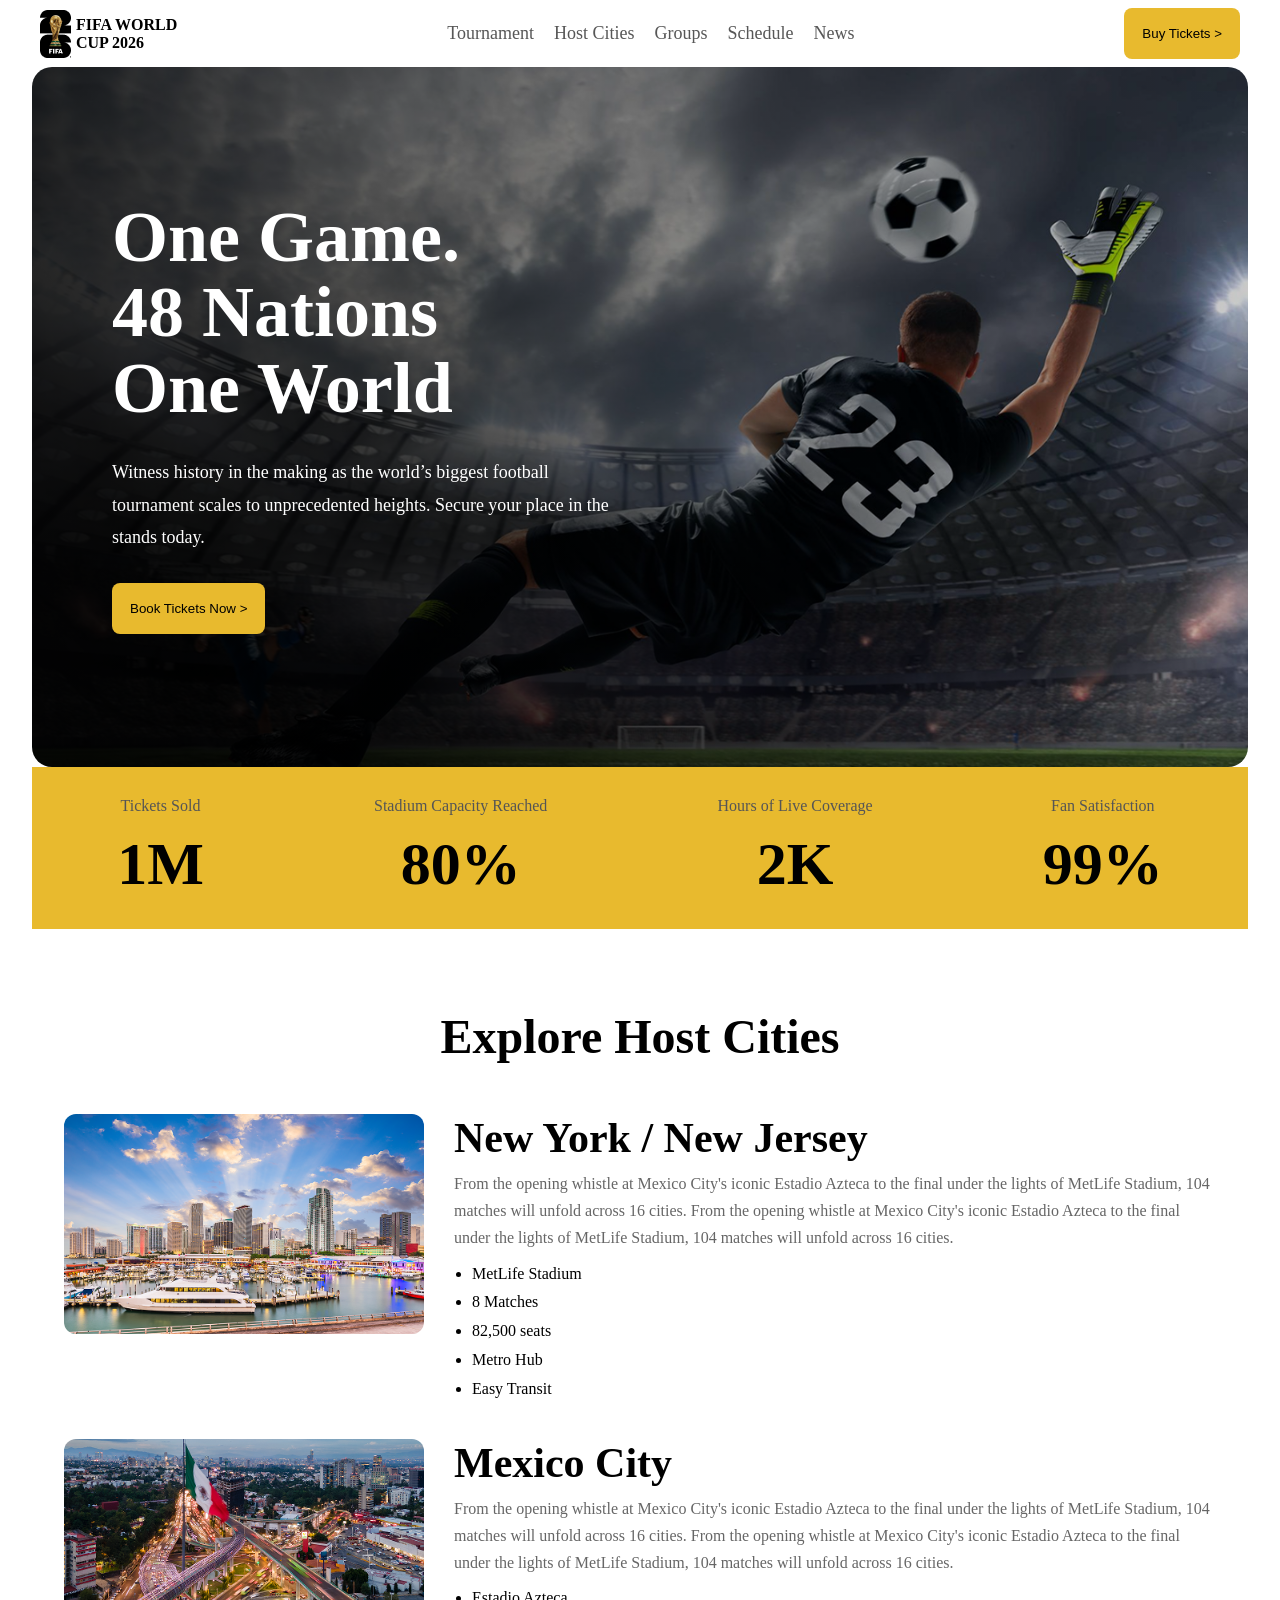
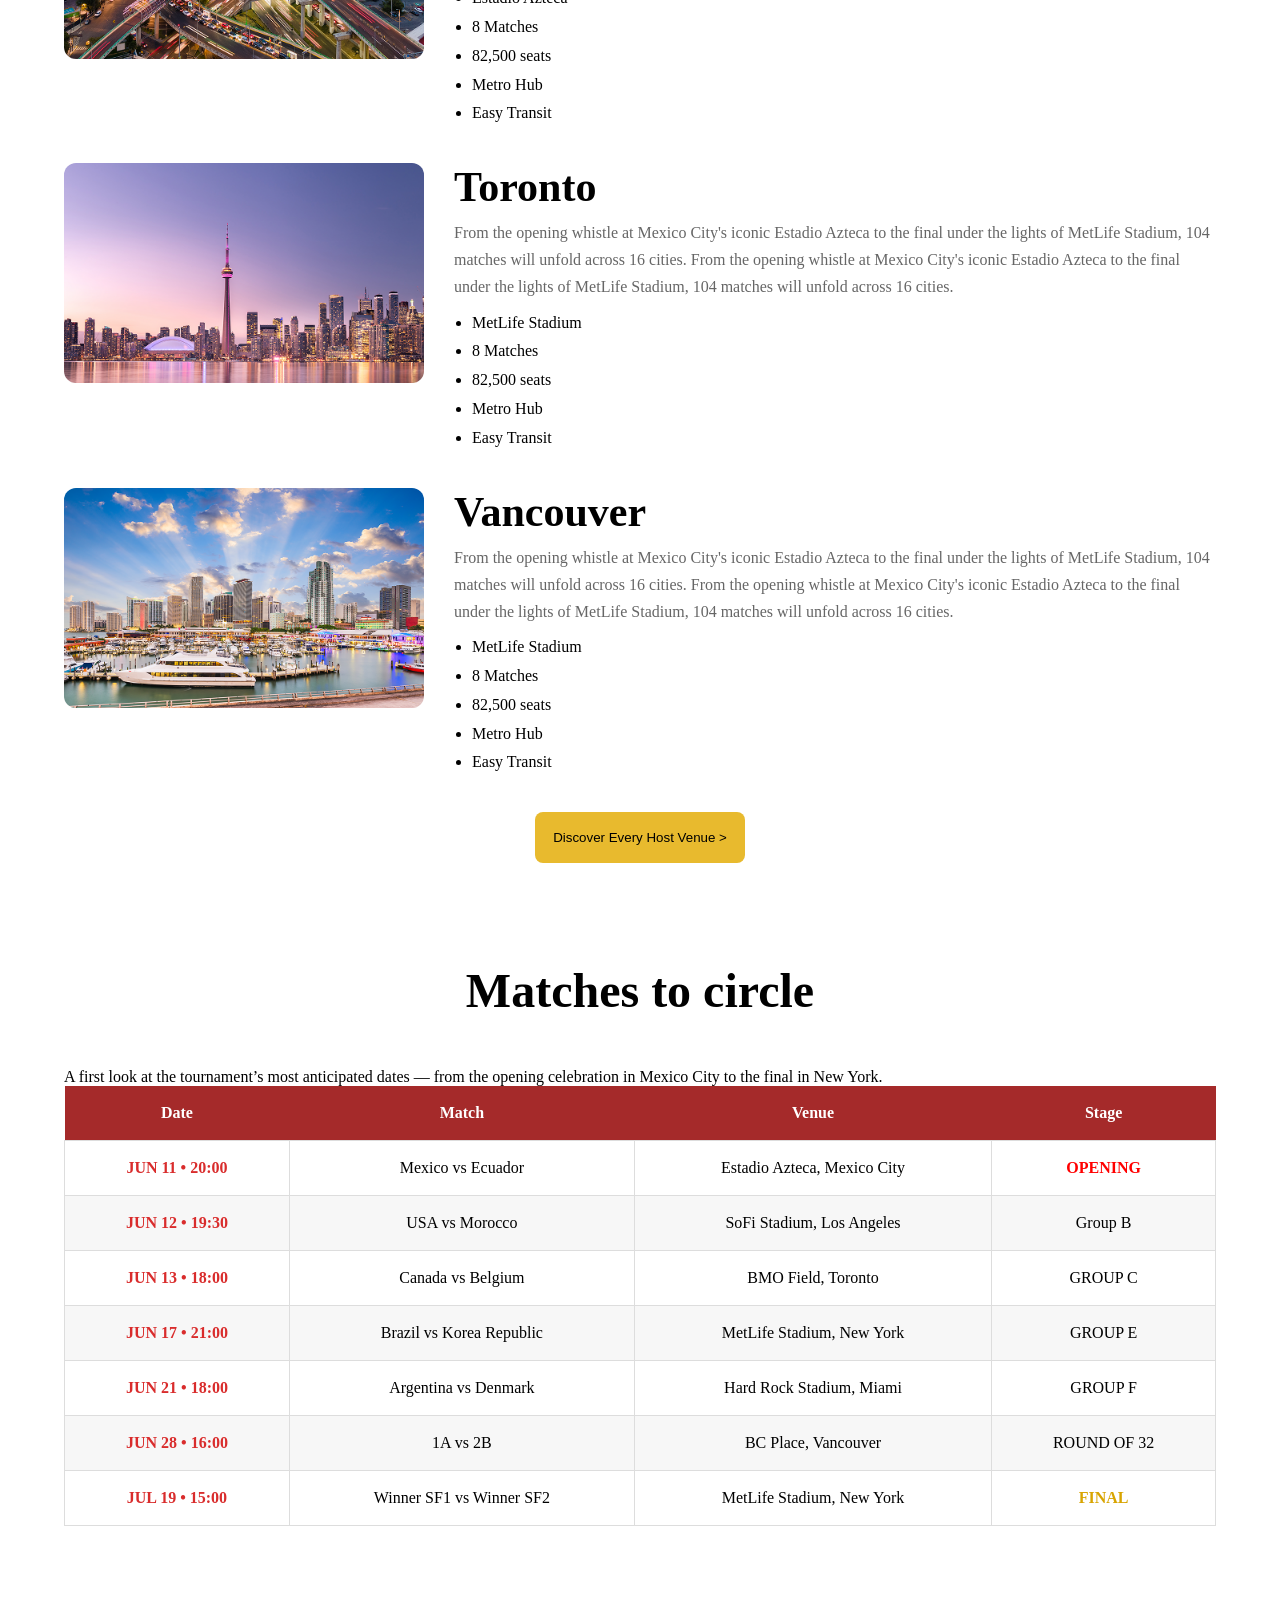
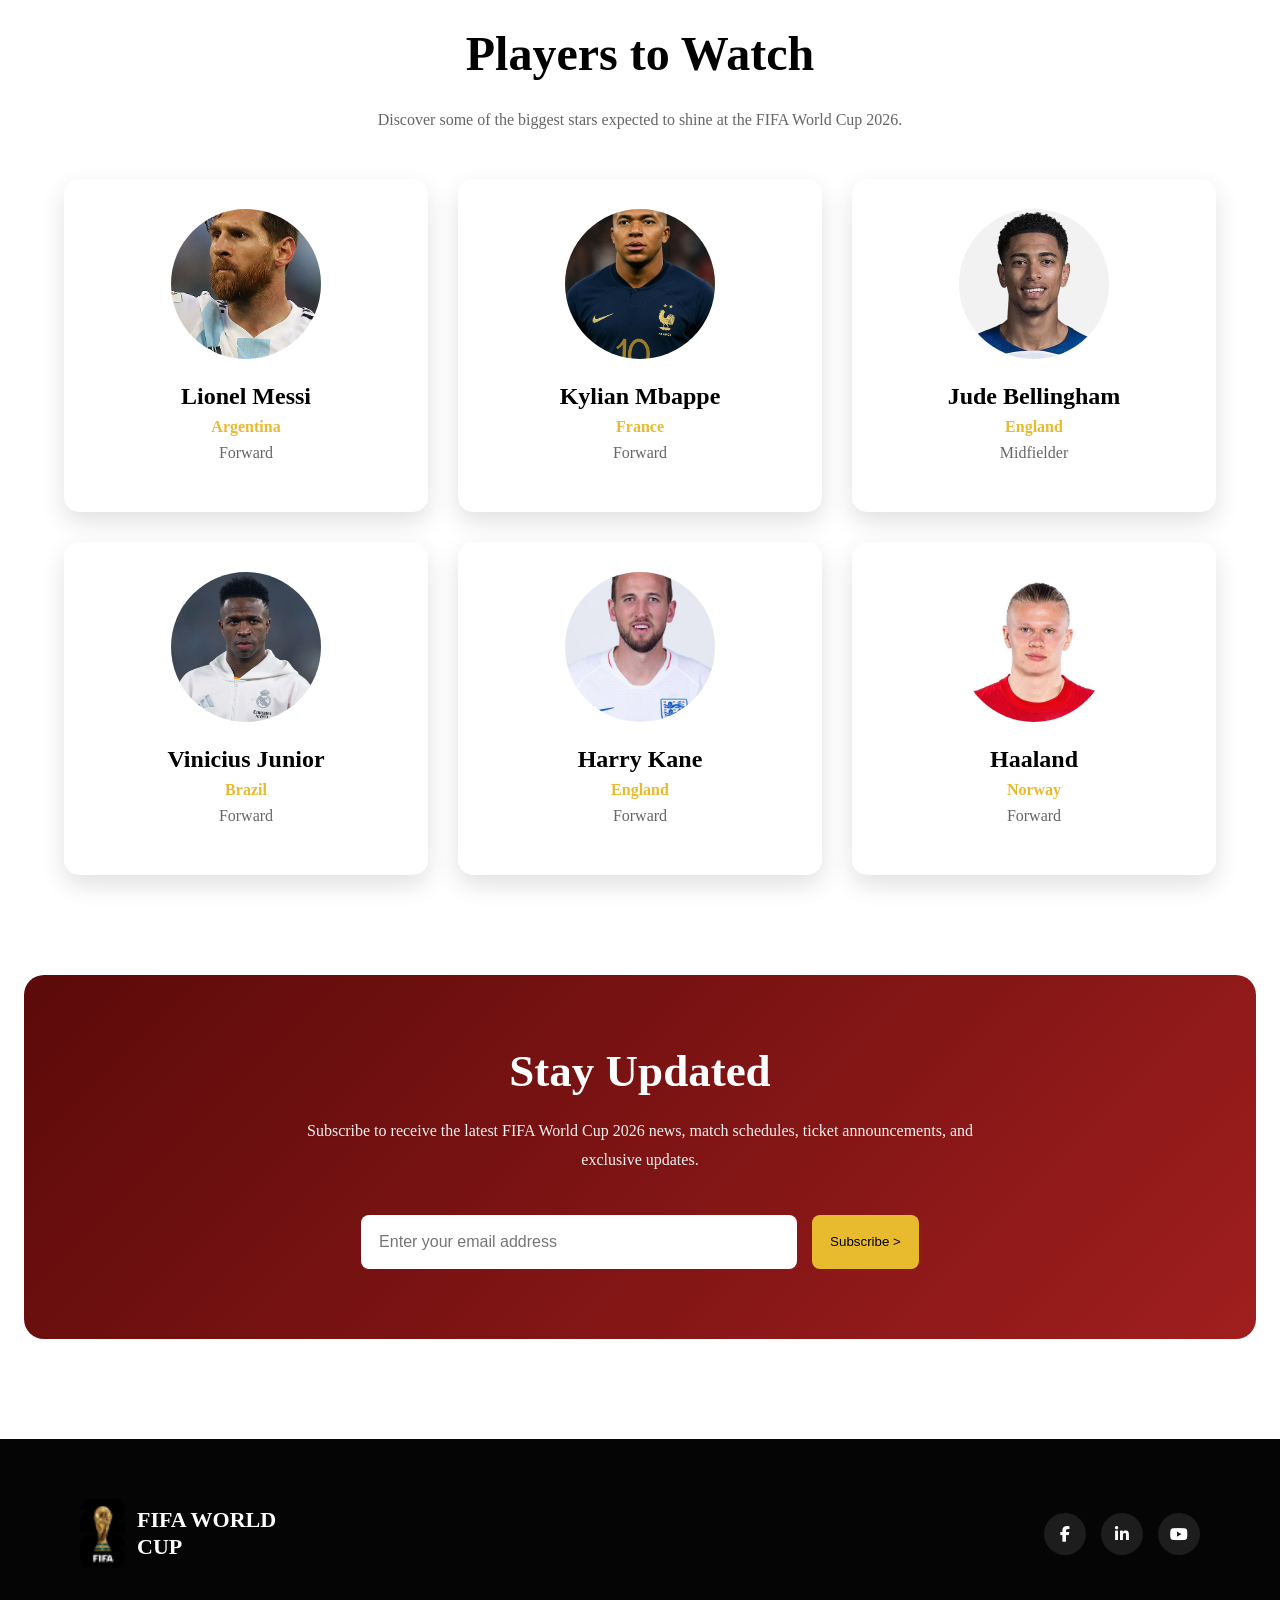
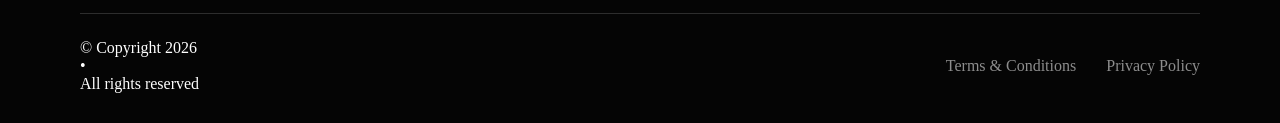
<file: WC-Ticket-Site/index.html>
<!DOCTYPE html>
<html lang="en">

<head>
    <meta charset="UTF-8">
    <meta name="viewport" content="width=device-width, initial-scale=1.0">
    <title>FIFA</title>
    <link rel="stylesheet" href="./style.css">
    <link rel="stylesheet" href="https://cdnjs.cloudflare.com/ajax/libs/font-awesome/6.7.2/css/all.min.css">
</head>

<body>
    <!-- Header Section Start -->
    <header>
        <div class="container">

            <!-- Navigation Bar Start -->
            <nav class="navbar">
                <div class="nav-left">
                    <img src="./images/navImg.png" alt="Loading...">
                    <h4>FIFA WORLD <br> CUP 2026</h4>
                </div>
                <div class="nav-middle">
                    <ul class="nav-items">
                        <li><a href="">Tournament</a></li>
                        <li><a href="">Host Cities</a></li>
                        <li><a href="">Groups</a></li>
                        <li><a href="">Schedule</a></li>
                        <li><a href="">News</a></li>
                    </ul>
                </div>
                <div class="nav-right">
                    <button class="common-btn">Buy Tickets > </button>
                </div>
            </nav>
            <!-- Navigation Bar End -->


            <!-- Hero Section Start -->
            <section class="hero">
                <div class="hero-content">
                    <h1>One Game. <br>
                        48 Nations <br>
                        One World</h1>
                    <p>
                        Witness history in the making as the world’s biggest football tournament scales to unprecedented
                        heights. Secure your place in the stands today.
                    </p>

                    <button class="common-btn">Book Tickets Now ></button>
                </div>
            </section>

            <!-- Statistics -->
            <section class="stats">
                <div class="stat-box">
                    <p>Tickets Sold</p>
                    <h2>1M</h2>
                </div>
                <div class="stat-box">
                    <p>Stadium Capacity Reached</p>
                    <h2>80%</h2>
                </div>
                <div class="stat-box">
                    <p>Hours of Live Coverage</p>
                    <h2>2K</h2>
                </div>
                <div class="stat-box">
                    <p>Fan Satisfaction</p>
                    <h2>99%</h2>
                </div>
            </section>
            <!-- Hero Section End -->
        </div>
    </header>
    <!-- Header Section End -->

    <!-- Main Section Start -->
    <main>
        <!-- Host Cities Start -->
        <section class="host-cities">
            <h2 class="section-title">Explore Host Cities</h2>
            <div class="city-card">
                <img src="./images/usa.png" alt="New York">
                <div class="city-info">
                    <h3>New York / New Jersey</h3>
                    <p>
                        From the opening whistle at Mexico City's iconic Estadio Azteca to the final under the lights of
                        MetLife Stadium, 104 matches will unfold across 16 cities. From the opening whistle at Mexico
                        City's iconic Estadio Azteca to the final under the lights of MetLife Stadium, 104 matches will
                        unfold across 16 cities.
                    </p>
                    <ul>
                        <li>MetLife Stadium</li>
                        <li>8 Matches</li>
                        <li>82,500 seats</li>
                        <li>Metro Hub</li>
                        <li>Easy Transit</li>
                    </ul>
                </div>
            </div>
            <div class="city-card">
                <img src="./images/mexico.png" alt="Mexico City">
                <div class="city-info">
                    <h3>Mexico City</h3>
                    <p>
                        From the opening whistle at Mexico City's iconic Estadio Azteca to the final under the lights of
                        MetLife Stadium, 104 matches will unfold across 16 cities. From the opening whistle at Mexico
                        City's iconic Estadio Azteca to the final under the lights of MetLife Stadium, 104 matches will
                        unfold across 16 cities.
                    </p>
                    <ul>
                        <li>Estadio Azteca</li>
                        <li>8 Matches</li>
                        <li>82,500 seats</li>
                        <li>Metro Hub</li>
                        <li>Easy Transit</li>
                    </ul>
                </div>
            </div>
            <div class="city-card">
                <img src="./images/torronto.png" alt="Toronto">
                <div class="city-info">
                    <h3>Toronto</h3>
                    <p>
                        From the opening whistle at Mexico City's iconic Estadio Azteca to the final under the lights of
                        MetLife Stadium, 104 matches will unfold across 16 cities. From the opening whistle at Mexico
                        City's iconic Estadio Azteca to the final under the lights of MetLife Stadium, 104 matches will
                        unfold across 16 cities.
                    </p>
                    <ul>
                        <li>MetLife Stadium</li>
                        <li>8 Matches</li>
                        <li>82,500 seats</li>
                        <li>Metro Hub</li>
                        <li>Easy Transit</li>
                    </ul>
                </div>
            </div>
            <div class="city-card">
                <img src="./images/vancouver.png" alt="Vancouver">
                <div class="city-info">
                    <h3>Vancouver</h3>
                    <p>
                        From the opening whistle at Mexico City's iconic Estadio Azteca to the final under the lights of
                        MetLife Stadium, 104 matches will unfold across 16 cities. From the opening whistle at Mexico
                        City's iconic Estadio Azteca to the final under the lights of MetLife Stadium, 104 matches will
                        unfold across 16 cities.
                    </p>
                    <ul>
                        <li>MetLife Stadium</li>
                        <li>8 Matches</li>
                        <li>82,500 seats</li>
                        <li>Metro Hub</li>
                        <li>Easy Transit</li>
                    </ul>
                </div>
            </div>
            <div class="host-btn">
                <button class="common-btn">Discover Every Host Venue > </button>
            </div>
        </section>
        <!-- Host Cities End -->

        <!-- Match Schedule Table Start -->
        <section class="schedule">
            <h3 class="section-title">Matches to circle</h3>
            <p>A first look at the tournament’s most anticipated dates — from the opening celebration in Mexico City to
                the final in New York.</p>
            <table class="schedule-table">
                <thead>
                    <tr>
                        <th>Date</th>
                        <th>Match</th>
                        <th>Venue</th>
                        <th>Stage</th>
                    </tr>
                </thead>
                <tbody>
                    <tr>
                        <td>JUN 11 • 20:00</td>
                        <td>Mexico vs Ecuador</td>
                        <td>Estadio Azteca, Mexico City</td>
                        <td class="opening">OPENING</td>
                    </tr>
                    <tr>
                        <td>JUN 12 • 19:30</td>
                        <td>USA vs Morocco</td>
                        <td>SoFi Stadium, Los Angeles</td>
                        <td>Group B</td>
                    </tr>
                    <tr>
                        <td>JUN 13 • 18:00</td>
                        <td>Canada vs Belgium</td>
                        <td>BMO Field, Toronto</td>
                        <td>GROUP C</td>
                    </tr>
                    <tr>
                        <td>JUN 17 • 21:00</td>
                        <td>Brazil vs Korea Republic</td>
                        <td>MetLife Stadium, New York</td>
                        <td>GROUP E</td>
                    </tr>

                    <tr>
                        <td>JUN 21 • 18:00</td>
                        <td>Argentina vs Denmark</td>
                        <td>Hard Rock Stadium, Miami</td>
                        <td>GROUP F</td>
                    </tr>
                    <tr>
                        <td>JUN 28 • 16:00</td>
                        <td>1A vs 2B</td>
                        <td>BC Place, Vancouver</td>
                        <td>ROUND OF 32</td>
                    </tr>

                    <tr>
                        <td>JUL 19 • 15:00</td>
                        <td>Winner SF1 vs Winner SF2</td>
                        <td>MetLife Stadium, New York</td>
                        <td class="final">FINAL</td>
                    </tr>
                </tbody>
            </table>
        </section>
        <!-- Match Schedule Table End -->


        <!-- Players Start -->
        <section class="players">
            <h2 class="section-title">Players to Watch</h2>
            <p class="section-description">
                Discover some of the biggest stars expected to shine at the FIFA World Cup 2026.
            </p>

            <div class="player-container">
                <div class="player-card">
                    <img src="./images/Messi.jpg" alt="Lionel Messi">
                    <h3>Lionel Messi</h3>
                    <h4>Argentina</h4>
                    <p>Forward</p>
                </div>
                <div class="player-card">
                    <img src="./images/Mbappe.jpg" alt="Kylian Mbappe">
                    <h3>Kylian Mbappe</h3>
                    <h4>France</h4>
                    <p>Forward</p>
                </div>
                <div class="player-card">
                    <img src="./images/Bellingham.jpg" alt="Jude Bellingham">
                    <h3>Jude Bellingham</h3>
                    <h4>England</h4>
                    <p>Midfielder</p>
                </div>
                <div class="player-card">
                    <img src="./images/vini.webp" alt="Vinicious Jr.">
                    <h3>Vinicius Junior</h3>
                    <h4>Brazil</h4>
                    <p>Forward</p>
                </div>
                <div class="player-card">
                    <img src="./images/kane.jpg" alt="Harry Kane">
                    <h3>Harry Kane</h3>
                    <h4>England</h4>
                    <p>Forward</p>
                </div>
                <div class="player-card">
                    <img src="./images/haaland.jpg" alt="Erling Haaland">
                    <h3>Haaland</h3>
                    <h4>Norway</h4>
                    <p>Forward</p>
                </div>
            </div>
        </section>
        <!-- Players End -->

        <!-- Newsletter Start -->
        <section class="newsletter">
            <div class="newsletter-content">
                <h2>Stay Updated</h2>
                <p>
                    Subscribe to receive the latest FIFA World Cup 2026 news,
                    match schedules, ticket announcements, and exclusive updates.
                </p>
                <form class="newsletter-form">
                    <input type="email" placeholder="Enter your email address" required>
                    <button class="common-btn" type="submit">Subscribe ></button>
                </form>
            </div>
        </section>
        <!-- Newsletter End -->
    </main>
    <!-- Main Section End -->



    <!-- Footer Start -->
    <footer class="footer">
        <div class="footer-top">
            <div class="footer-logo">
                <img src="./images/navImg.png" alt="FIFA Logo">
                <h3>
                    FIFA WORLD <br>
                    CUP
                </h3>
            </div>
            <div class="footer-social">
                <a href="#"><i class="fa-brands fa-facebook-f"></i></a>
                <a href="#"><i class="fa-brands fa-linkedin-in"></i></a>
                <a href="#"><i class="fa-brands fa-youtube"></i></a>
            </div>
        </div>
        <hr>
        <div class="footer-bottom">
            <div class="copy-right">
                <p>© Copyright 2026</p>
                <span>•</span>
                <p>All rights reserved</p>
            </div>
            <div class="footer-links">
                <a href="#">Terms & Conditions</a>
                <a href="#">Privacy Policy</a>
            </div>
        </div>
    </footer>
    <!-- Footer End -->
</body>

</html>
</file>
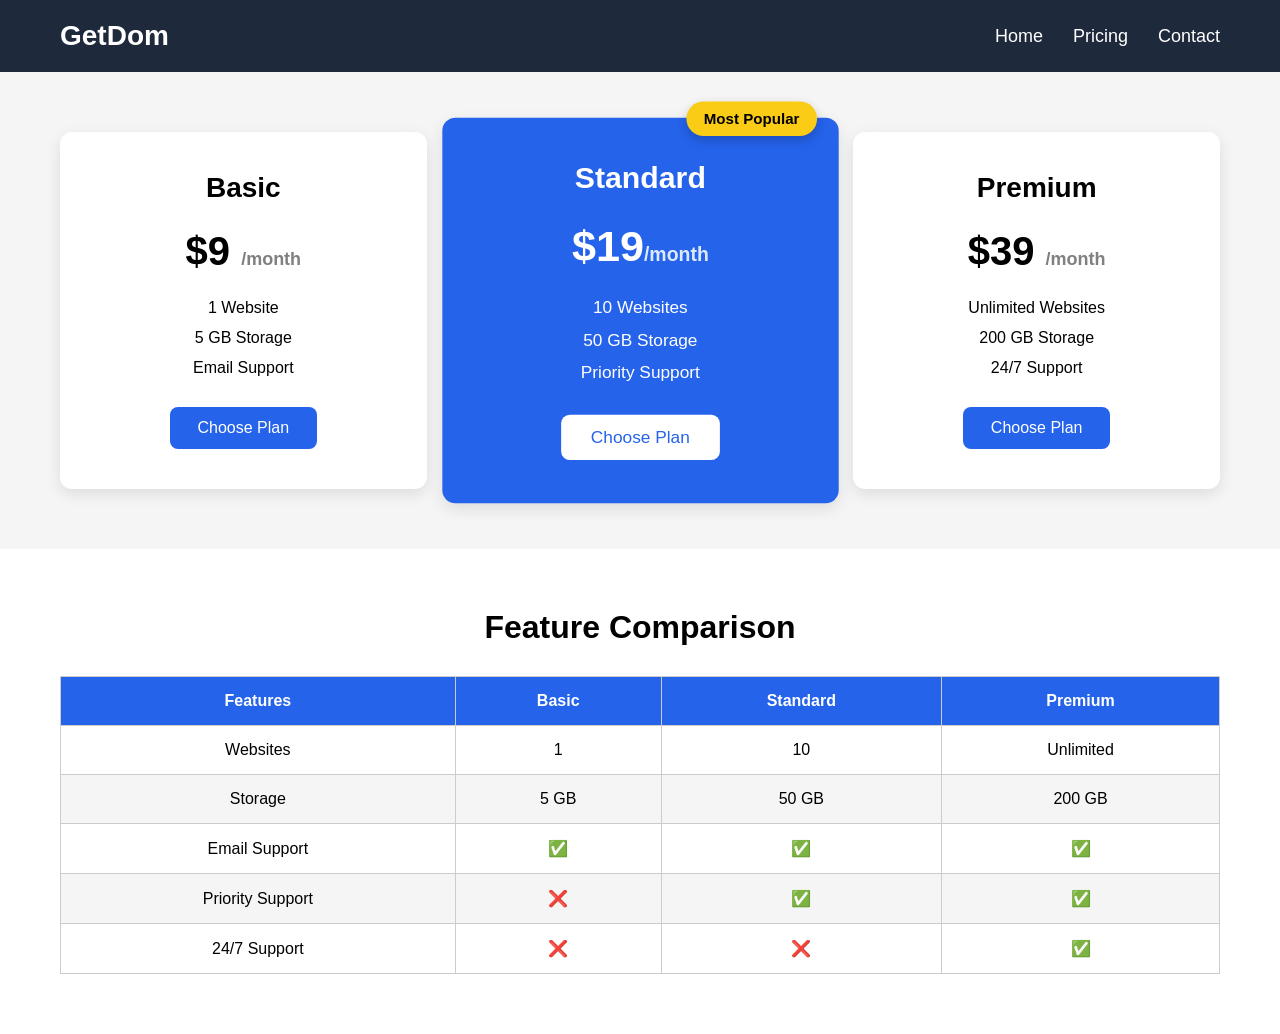
<file: CSS-Basic-Practice-Projects/Feature-Comparison-Table/index.html>
<!DOCTYPE html>
<html lang="en">

<head>
    <meta charset="UTF-8">
    <meta name="viewport" content="width=device-width, initial-scale=1.0">
    <title>Navbar</title>
    <link rel="stylesheet" href="style.css">
</head>

<body>
    <header>
        <nav class="navbar">
            <div class="logo">GetDom</div>
            <ul class="nav">
                <li><a href="index.html">Home</a></li>
                <li><a href="pricing.html">Pricing</a></li>
                <li><a href="contact.html">Contact</a></li>
            </ul>
        </nav>

    </header>
    <main>
        <section class="pricing">
            <div class="card">
                <h2>Basic</h2>
                <h1>$9 <span>/month</span></h1>
                <ul>
                    <li>1 Website</li>
                    <li>5 GB Storage</li>
                    <li>Email Support</li>
                </ul>
                <button>Choose Plan</button>
            </div>
            <div class="card featured">

                <span class="badge">Most Popular</span>

                <h2>Standard</h2>

                <h1>$19<span>/month</span></h1>

                <ul>
                    <li>10 Websites</li>
                    <li>50 GB Storage</li>
                    <li>Priority Support</li>
                </ul>

                <button>Choose Plan</button>

            </div>
            <div class="card">
                <h2>Premium</h2>
                <h1>$39 <span>/month</span></h1>
                <ul>
                    <li>Unlimited Websites</li>
                    <li>200 GB Storage</li>
                    <li>24/7 Support</li>
                </ul>
                <button>Choose Plan</button>
            </div>
        </section>
        <section class="comparison">
            <h2>Feature Comparison</h2>
            <table>
                <thead>
                    <tr>
                        <th>Features</th>
                        <th>Basic</th>
                        <th>Standard</th>
                        <th>Premium</th>
                    </tr>
                </thead>
                <tbody>
                    <tr>
                        <td>Websites</td>
                        <td>1</td>
                        <td>10</td>
                        <td>Unlimited</td>
                    </tr>
                    <tr>
                        <td>Storage</td>
                        <td>5 GB</td>
                        <td>50 GB</td>
                        <td>200 GB</td>
                    </tr>
                    <tr>
                        <td>Email Support</td>
                        <td>✅</td>
                        <td>✅</td>
                        <td>✅</td>
                    </tr>
                    <tr>
                        <td>Priority Support</td>
                        <td>❌</td>
                        <td>✅</td>
                        <td>✅</td>
                    </tr>
                    <tr>
                        <td>24/7 Support</td>
                        <td>❌</td>
                        <td>❌</td>
                        <td>✅</td>
                    </tr>
                </tbody>
            </table>
        </section>
    </main>
</body>

</html>
</file>
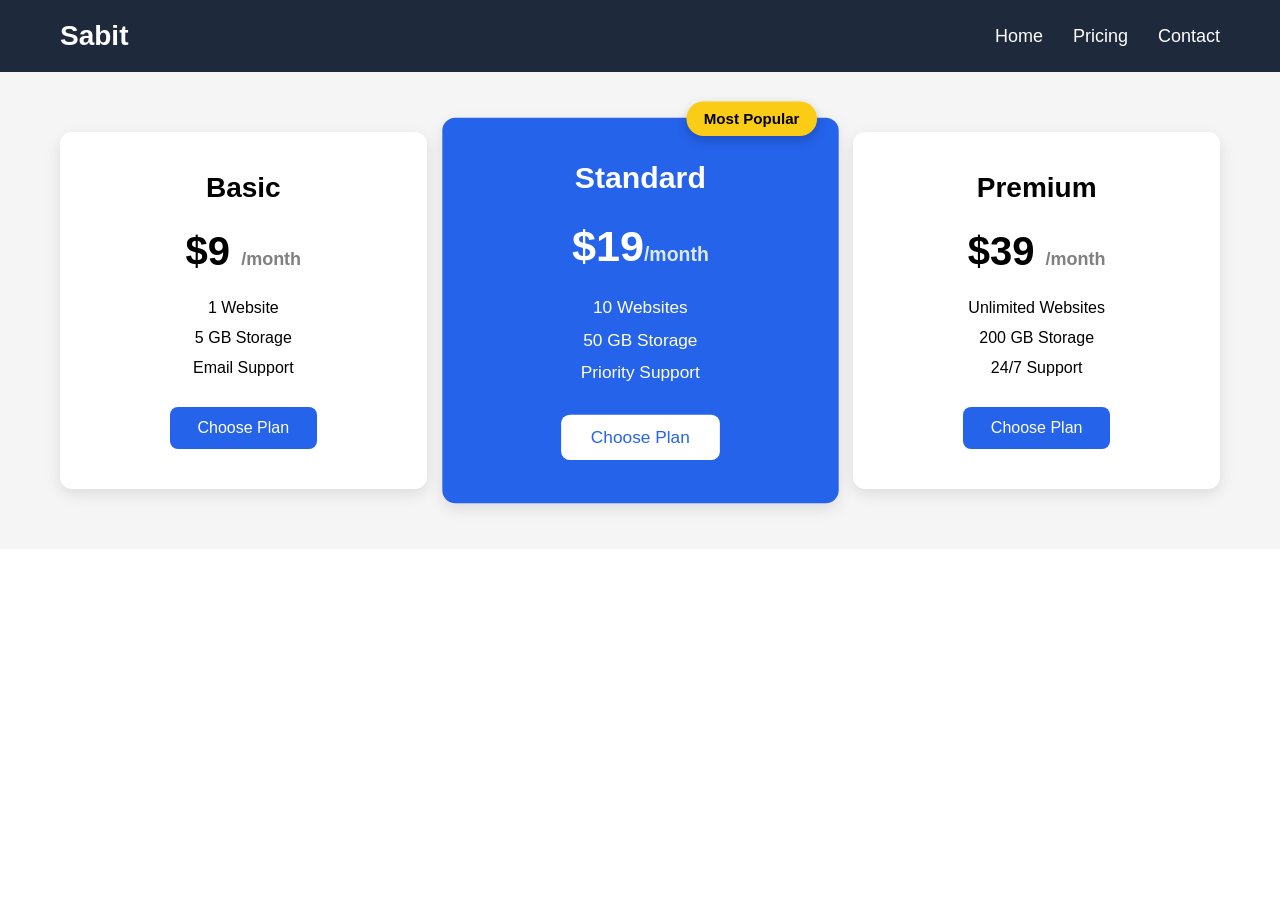
<file: CSS-Basic-Practice-Projects/Popular-Badge/index.html>
<!DOCTYPE html>
<html lang="en">

<head>
    <meta charset="UTF-8">
    <meta name="viewport" content="width=device-width, initial-scale=1.0">
    <title>Navbar</title>
    <link rel="stylesheet" href="style.css">
</head>

<body>
    <header>
        <nav class="navbar">
            <div class="logo">Sabit</div>
            <ul class="nav">
                <li><a href="index.html">Home</a></li>
                <li><a href="pricing.html">Pricing</a></li>
                <li><a href="contact.html">Contact</a></li>
            </ul>
        </nav>

    </header>
    <main>
        <section class="pricing">
            <div class="card">
                <h2>Basic</h2>
                <h1>$9 <span>/month</span></h1>
                <ul>
                    <li>1 Website</li>
                    <li>5 GB Storage</li>
                    <li>Email Support</li>
                </ul>
                <button>Choose Plan</button>
            </div>
            <div class="card featured">

                <span class="badge">Most Popular</span>

                <h2>Standard</h2>

                <h1>$19<span>/month</span></h1>

                <ul>
                    <li>10 Websites</li>
                    <li>50 GB Storage</li>
                    <li>Priority Support</li>
                </ul>

                <button>Choose Plan</button>

            </div>
            <div class="card">
                <h2>Premium</h2>
                <h1>$39 <span>/month</span></h1>
                <ul>
                    <li>Unlimited Websites</li>
                    <li>200 GB Storage</li>
                    <li>24/7 Support</li>
                </ul>
                <button>Choose Plan</button>
            </div>
        </section>
    </main>
</body>

</html>
</file>
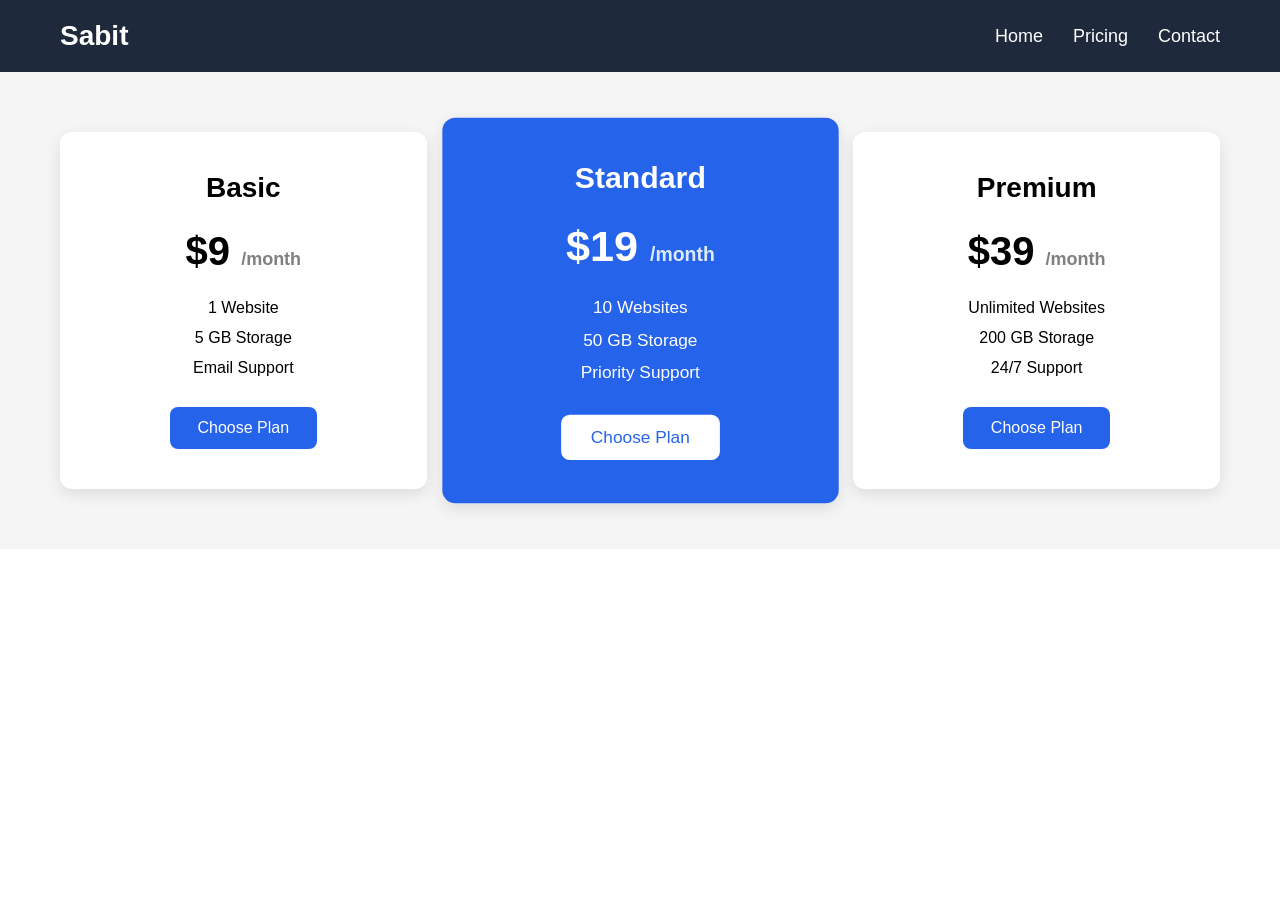
<file: CSS-Basic-Practice-Projects/Pricing-Cards/index.html>
<!DOCTYPE html>
<html lang="en">

<head>
    <meta charset="UTF-8">
    <meta name="viewport" content="width=device-width, initial-scale=1.0">
    <title>Navbar</title>
    <link rel="stylesheet" href="style.css">
</head>

<body>
    <header>
        <nav class="navbar">
            <div class="logo">Sabit</div>
            <ul class="nav">
                <li><a href="index.html">Home</a></li>
                <li><a href="pricing.html">Pricing</a></li>
                <li><a href="contact.html">Contact</a></li>
            </ul>
        </nav>

    </header>
    <main>
        <section class="pricing">
            <div class="card">
                <h2>Basic</h2>
                <h1>$9 <span>/month</span></h1>
                <ul>
                    <li>1 Website</li>
                    <li>5 GB Storage</li>
                    <li>Email Support</li>
                </ul>
                <button>Choose Plan</button>
            </div>
            <div class="card featured">
                <h2>Standard</h2>
                <h1>$19 <span>/month</span></h1>
                <ul>
                    <li>10 Websites</li>
                    <li>50 GB Storage</li>
                    <li>Priority Support</li>
                </ul>
                <button>Choose Plan</button>
            </div>
            <div class="card">
                <h2>Premium</h2>
                <h1>$39 <span>/month</span></h1>
                <ul>
                    <li>Unlimited Websites</li>
                    <li>200 GB Storage</li>
                    <li>24/7 Support</li>
                </ul>
                <button>Choose Plan</button>
            </div>
        </section>
    </main>
</body>

</html>
</file>
<file: WC-Ticket-Site/style.css>
* {
  margin: 0;
  padding: 0;
}

/* body{
    margin: 8%;
} */
/* Header */

.container {
  width: 95%;
  max-width: 1400px;

  margin: auto;
}

.navbar {
  background-color: white;
  display: flex;
  align-items: center;
  justify-content: space-between;
  padding: 8px;
}

.nav-items {
  display: flex;
  list-style: none;
  gap: 20px;
  justify-content: space-between;
  align-items: center;
}

.nav-items a {
  text-decoration: none;
  color: #575757;
  font-size: 18px;
  transition: 0.3s;
}

.nav-left {
  display: flex;
  justify-content: center;
  align-items: center;
  gap: 5px;
}

.nav-items a:hover {
  color: #b0d3e2;
}

.common-btn {
  padding: 18px;
  border: none;
  border-radius: 8px;
  background-color: #e8ba2e;
  cursor: pointer;
}

.common-btn:hover {
  background-color: rgb(141, 125, 103);
}

/* Hero Section */

.hero {
  height: 700px;
  background-image:
    linear-gradient(to right, rgba(0, 0, 0, 0.75), rgba(0, 0, 0, 0.2)),
    url("./images/Background.png");
  background-size: cover;
  background-position: center;
  display: flex;
  align-items: center;
  padding-left: 80px;
  border-radius: 20px;
}

.hero-content {
  width: 500px;
  color: white;
}

.hero-content h1 {
  font-size: 72px;
  line-height: 1.05;
  font-weight: 700;
}

.hero-content p {
  margin: 30px 0;
  font-size: 18px;
  line-height: 1.8;
}

.stats {
  background: #e8ba2e;
  display: flex;
  justify-content: space-around;
  align-items: center;
  padding: 30px 0;
}

.stat-box {
  text-align: center;
}

.stat-box p {
  color: #555;
  margin-bottom: 15px;
}

.stat-box h2 {
  font-size: 60px;
}

/* Host Cities */

.host-cities {
  width: 90%;
  margin: 80px auto;
}

.section-title {
  text-align: center;

  font-size: 48px;

  margin-bottom: 50px;
}

.host-btn {
  display: flex;
  justify-content: center;
  margin-top: 30px;
}

.city-card {
  display: flex;
  gap: 30px;
  margin-bottom: 35px;
  align-items: flex-start;
}

.city-card img {
  width: 360px;
  height: 220px;
  object-fit: cover;
  border-radius: 12px;
}

.city-info {
  flex: 1;
}

.city-info h3 {
  font-size: 42px;
  margin-bottom: 8px;
}

.city-info p {
  color: #666;
  line-height: 1.7;
  margin-bottom: 8px;
}

.city-info ul {
  padding-left: 18px;
  line-height: 1.8;
}

/* Match Schedule Table */

.schedule {
  width: 90%;
  margin: 100px auto;
}

.schedule-table {
  width: 100%;
  border-collapse: collapse;
  text-align: center;
}

.schedule-table th {
  background: #a52a2a;
  color: white;
  padding: 18px;
  font-size: 16px;
}

.schedule-table td {
  padding: 18px;
  border: 1px solid #ddd;
}

.schedule-table tbody tr:nth-child(even) {
  background: #f7f7f7;
}

.schedule-table tbody tr:hover {
  background: #ececec;
}

.schedule-table td:first-child {
  color: #d92c2c;
  font-weight: bold;
}

.opening {
  color: red;
  font-weight: bold;
}

.final {
  color: #d8a400;
  font-weight: bold;
}


/* Players to watch */

.players{
    width: 90%;
    margin: 100px auto;
}

.section-description{
    text-align: center;
    color: #666;
    margin-top: -20px;
    margin-bottom: 50px;
}

.player-container{
    display: grid;
    grid-template-columns: repeat(3, 1fr);
    gap: 30px;
}

.player-card{
    /* width: 23%; */
    background: white;
    border-radius: 15px;
    padding: 30px;
    text-align: center;
    box-shadow: 0 10px 25px rgba(0,0,0,.12);
    transition: 0.35s;
}

.player-card:hover{
    transform: translateY(-10px);
}

.player-card img{
    width: 150px;
    height: 150px;
    border-radius: 50%;
    object-fit: cover;
    margin-bottom: 20px;
}

.player-card h3{
    font-size: 24px;
    margin-bottom: 8px;
}

.player-card h4{
    color: #E8BA2E;
    margin-bottom: 8px;
}

.player-card p{
    color: #666;
    margin-bottom: 20px;
}

/* Newsletter */

.newsletter{
  width: 90%;
  margin: 100px auto;
  background: linear-gradient(135deg, #5C0A0A, #A01E1E);
  color: white;
  border-radius: 20px;
  padding: 70px 40px;
  text-align: center; 
}

.newsletter h2{
  font-size: 45px;
  margin-bottom: 20px;
}

.newsletter p{
  max-width: 700px;
  margin: 0 auto 40px;
  line-height: 1.8;
  color: #f2f2f2;
}

.newsletter-form{
  display: flex;
  justify-content: center;
  gap: 15px;
  flex-wrap: wrap;
}

.newsletter-form input{
  width: 400px;
  max-width: 100%;
  padding: 18px;
  border: none;
  border-radius: 8px;
  font-size: 16px;
}

/* Footer */

.footer{
  background: #050505;
  color: white;
  padding: 60px 80px 30px;
}

.footer-top{
  display: flex;
  justify-content: space-between;
  align-items: center;
}

.footer-logo{
  display: flex;
  align-items: center;
  gap: 12px;
}

.footer-logo img{
  width: 45px;
}

.footer-logo h3{
  font-size: 22px;
  line-height: 1.2;
}

.footer-social{
  display: flex;
  gap: 15px;
}

.footer-social a{
  width: 42px;
  height: 42px;
  border-radius: 50px;
  background: #1d1d1d;
  color: white;
  display: flex;
  justify-content: center;
  align-items: center;
  text-decoration: none;
  transition: .3s;
}

.footer-social a:hover{
  background: #E8Ba2E;
  color: black;
}

.footer hr{
  border: none;
  border-top: 1px solid #2d2d2d;
  margin: 45px 0 25px;
}

.footer-bottom{
  display: flex;
  justify-content: space-between;
  align-items: center;
}

.copyright{
  display: flex;
  gap: 15px;
  color: #8d8d8d;
  font-size: 14px;
}

.footer-links{
  display: flex;
  gap: 30px;
}

.footer-links a{
  text-decoration: none;
  color: #8d8d8d;
  transition: .3s;
}

.footer-links a:hover{
  color: white;
}
</file>
<file: CSS-Basic-Practice-Projects/Feature-Comparison-Table/style.css>
*{
    margin: 0;
    padding: 0;
    box-sizing: border-box;
}

body{
    font-family: Arial, Helvetica, sans-serif;
}

.navbar{
    display: flex;
    justify-content: space-between;
    align-items: center;
    padding: 20px 60px;
    background-color: #1e293b;
}
.logo{
    color: white;
    font-size: 28px;
    font-weight: bold;
}

.nav{
    display: flex;
    list-style: none;
    gap: 30px;
}

.nav a{
    text-decoration: none;
    color: white;
    font-size: 18px;
    transition: 0.3s;
}

.nav a:hover{
    color: #38bdf8;
}

.pricing{
    display: grid;
    grid-template-columns: repeat(3, 1fr);
    gap: 30px;
    padding: 60px;
    background: #f5f5f5;
}

.card{
    background: white;
    padding: 40px 30px;
    text-align: center;
    border-radius: 12px;
    box-shadow: 0 5px 15px rgba(0, 0, 0, .1);
    transition: .3s;
}

.card:hover{
    transform: translateY(-8px);
}

.card h2{
    font-size: 28px;
    margin-bottom: 25px;
}

.card h1{
    font-size: 40px;
    margin-bottom: 25px;
}

.card h1 span{
    font-size: 18px;
    color: gray;
}

.card ul{
    list-style: none;
    margin-bottom: 30px;
}

.card ul li{
    margin: 12px 0;
}

.card button{
    padding: 12px 28px;
    border: none;
    border-radius: 8px;
    background: #2563eb;
    color: white;
    cursor: pointer;
    font-size: 16px;
}

.card button:hover{
    background: #1d4ed8;
}

.featured{
    position: relative;
    background: #2563eb;
    color: white;
    transform: scale(1.08);
}

.featured h1 span{
    color: #dbeafe;
}

.featured button{
    background: white;
    color: #2563eb
}

.featured button:hover{
    background: #e5e7eb;
}

.badge{
    position: absolute;
    top: -15px;
    right: 20px;
    background: #facc15;
    color: #000;
    padding: 8px 16px;
    border-radius: 20px;
    font-size: 14px;
    font-weight: bold;
    z-index: 10;
    box-shadow: 0 4px 10px rgba(0, 0, 0, 0.2);
}

/*Comparison Table*/

.comparison{
    padding: 60px;
    background: white;
}

.comparison h2{
    text-align: center;
    margin-bottom: 30px;
    font-size: 32px;
}

table{
    width: 100%;
    border-collapse: collapse;
    text-align: center;
}

thead{
    background: #2563eb;
    color: white;
}

th, td{
    border: 1px solid #ccc;
    padding: 15px;
}

tbody tr:nth-child(even){
    background: #f5f5f5;
}

tbody tr:hover{
    background: #e0f2fe;
}
</file>
<file: CSS-Basic-Practice-Projects/Popular-Badge/style.css>
*{
    margin: 0;
    padding: 0;
    box-sizing: border-box;
}

body{
    font-family: Arial, Helvetica, sans-serif;
}

.navbar{
    display: flex;
    justify-content: space-between;
    align-items: center;
    padding: 20px 60px;
    background-color: #1e293b;
}
.logo{
    color: white;
    font-size: 28px;
    font-weight: bold;
}

.nav{
    display: flex;
    list-style: none;
    gap: 30px;
}

.nav a{
    text-decoration: none;
    color: white;
    font-size: 18px;
    transition: 0.3s;
}

.nav a:hover{
    color: #38bdf8;
}

.pricing{
    display: grid;
    grid-template-columns: repeat(3, 1fr);
    gap: 30px;
    padding: 60px;
    background: #f5f5f5;
}

.card{
    background: white;
    padding: 40px 30px;
    text-align: center;
    border-radius: 12px;
    box-shadow: 0 5px 15px rgba(0, 0, 0, .1);
    transition: .3s;
}

.card:hover{
    transform: translateY(-8px);
}

.card h2{
    font-size: 28px;
    margin-bottom: 25px;
}

.card h1{
    font-size: 40px;
    margin-bottom: 25px;
}

.card h1 span{
    font-size: 18px;
    color: gray;
}

.card ul{
    list-style: none;
    margin-bottom: 30px;
}

.card ul li{
    margin: 12px 0;
}

.card button{
    padding: 12px 28px;
    border: none;
    border-radius: 8px;
    background: #2563eb;
    color: white;
    cursor: pointer;
    font-size: 16px;
}

.card button:hover{
    background: #1d4ed8;
}

.featured{
    position: relative;
    background: #2563eb;
    color: white;
    transform: scale(1.08);
}

.featured h1 span{
    color: #dbeafe;
}

.featured button{
    background: white;
    color: #2563eb
}

.featured button:hover{
    background: #e5e7eb;
}

.badge{
    position: absolute;
    top: -15px;
    right: 20px;
    background: #facc15;
    color: #000;
    padding: 8px 16px;
    border-radius: 20px;
    font-size: 14px;
    font-weight: bold;
    z-index: 10;
    box-shadow: 0 4px 10px rgba(0, 0, 0, 0.2);
}
</file>
<file: CSS-Basic-Practice-Projects/Pricing-Cards/style.css>
*{
    margin: 0;
    padding: 0;
    box-sizing: border-box;
}

body{
    font-family: Arial, Helvetica, sans-serif;
}

.navbar{
    display: flex;
    justify-content: space-between;
    align-items: center;
    padding: 20px 60px;
    background-color: #1e293b;
}
.logo{
    color: white;
    font-size: 28px;
    font-weight: bold;
}

.nav{
    display: flex;
    list-style: none;
    gap: 30px;
}

.nav a{
    text-decoration: none;
    color: white;
    font-size: 18px;
    transition: 0.3s;
}

.nav a:hover{
    color: #38bdf8;
}

.pricing{
    display: grid;
    grid-template-columns: repeat(3, 1fr);
    gap: 30px;
    padding: 60px;
    background: #f5f5f5;
}

.card{
    background: white;
    padding: 40px 30px;
    text-align: center;
    border-radius: 12px;
    box-shadow: 0 5px 15px rgba(0, 0, 0, .1);
    transition: .3s;
}

.card:hover{
    transform: translateY(-8px);
}

.card h2{
    font-size: 28px;
    margin-bottom: 25px;
}

.card h1{
    font-size: 40px;
    margin-bottom: 25px;
}

.card h1 span{
    font-size: 18px;
    color: gray;
}

.card ul{
    list-style: none;
    margin-bottom: 30px;
}

.card ul li{
    margin: 12px 0;
}

.card button{
    padding: 12px 28px;
    border: none;
    border-radius: 8px;
    background: #2563eb;
    color: white;
    cursor: pointer;
    font-size: 16px;
}

.card button:hover{
    background: #1d4ed8;
}

.featured{
    background: #2563eb;
    color: white;
    transform: scale(1.08);
}

.featured h1 span{
    color: #dbeafe;
}

.featured button{
    background: white;
    color: #2563eb;
}

.featured button:hover{
    background: #e5e7eb;
}
</file>
